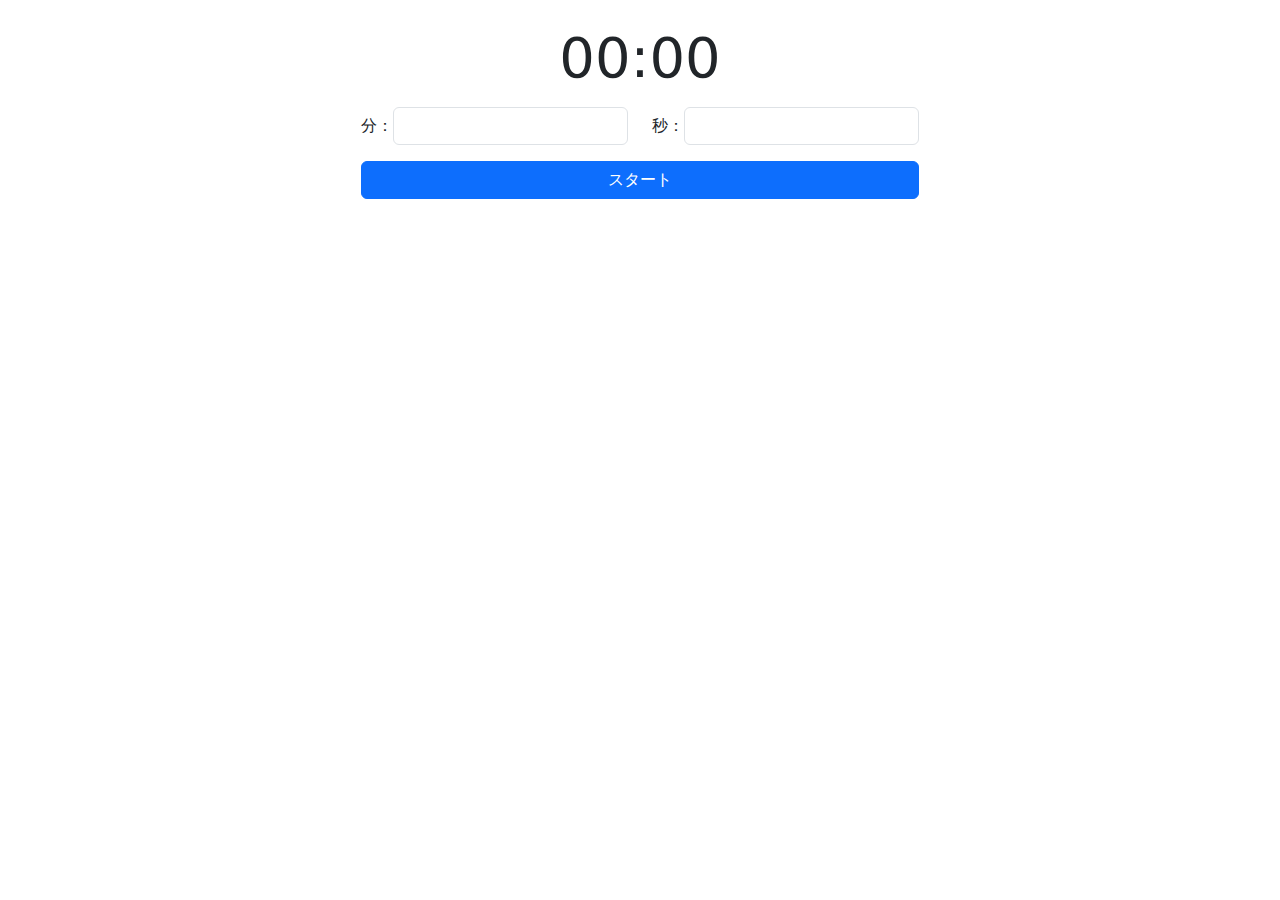
<file: java-course/Step02/05/kadai_debug_javascript/index.html>
<!DOCTYPE html>
<html lang="ja">

<head>
    <meta charset="UTF-8">
    <meta name="viewport" content="width=device-width, initial-scale=1.0">
    <title>タイマーアプリ</title>
    <link rel="stylesheet" href="https://cdn.jsdelivr.net/npm/bootstrap@5.3.0/dist/css/bootstrap.min.css">
    <style>
        .hidden {
            display: none;
        }
    </style>
</head>

<body class="container my-4 d-flex justify-content-center">
    <div class="text-center col-12 col-md-6">

        <!-- タイマー表示部分 -->
        <div>
            <span id="timer" class="display-4">00:00</span>
        </div>

        <!-- 入力フォーム -->
        <div id="inputForm" class="mt-3 hidden">
            <div class="row justify-content-center">
                <div class="col-6 d-flex align-items-center">
                    分：<input type="number" id="minutes" class="form-control" oninput="updateTimer()" min="0">
                </div>
                <div class="col-6 d-flex align-items-center">
                    秒：<input type="number" id="seconds" class="form-control" oninput="updateTimer()" min="0">
                </div>
            </div>
            <!-- エラーメッセージ -->
            <span id="error" class="hidden text-danger"></span>
        </div>

        <!-- ボタン -->
        <div class="mt-3">
            <button id="start" class="btn btn-primary mb-3 hidden w-100" onclick="startCountdown()">スタート</button>
            <div class="row justify-content-center">
                <div class="col-6">
                    <button id="pause" class="btn btn-info mb-3 hidden w-100" onclick="pauseCountdown()">一時停止</button>
                    <button id="resume" class="btn btn-info mb-3 hidden w-100" onclick="resumeCountdown()">再開</button>
                </div>
                <div class="col-6">
                    <button id="reset" class="btn btn-info mb-3 hidden w-100" onclick="resetCountdown()">リセット</i></button>
                </div>
            </div>
            <button id="setTime" class="btn btn-secondary mb-3 hidden w-100" onclick="setTimeMode()">設定</button>
            <button id="alertStop" class="btn btn-danger mt-5 hidden w-100 btn-lg rounded-pill" onclick="stopAlert()">アラート停止</button>
        </div>
    </div>

    <script>
        let countdownInterval;
        let alertInterval;
        let isPaused;

        // 入力フォームの値をタイマーに表示する関数
        function updateTimer() {
            let minutes = document.getElementById('minutes').value || 0;
            let seconds = document.getElementById('seconds').value || 0;

            // 入力フォームの値をチェック
            if (minutes < 0 || seconds < 0) {
                /* fix 制限時間の入力フォームにマイナスの値を入力しても、エラーメッセージが表示されない。
                errors → error に修正 */
                document.getElementById('error').innerText = "マイナスは入力できません";
                document.getElementById('error').classList.remove('hidden');
                return;
            }

            document.getElementById('error').classList.add('hidden');
            document.getElementById('timer').innerText = `${String(minutes).padStart(2, '0')}:${String(seconds).padStart(2, '0')}`;
        }

        // カウントダウンを開始する関数
        function startCountdown() {
            let minutes = document.getElementById('minutes').value || 0;
            let seconds = document.getElementById('seconds').value || 0;
            let timeLeft = (minutes * 60) + parseInt(seconds);
            setMode("progress");
            countdownInterval = setInterval(() => {
                if(!isPaused) {
                    timeLeft--;
                    if(timeLeft < 0) {
                        clearInterval(countdownInterval);
                        startAlert();
                    } else {
                        let m = Math.floor(timeLeft / 60);
                        let s = timeLeft % 60;
                        document.getElementById('timer').innerText = `${String(m).padStart(2, '0')}:${String(s).padStart(2, '0')}`;
                    }
                }
            }, 1000);
        }

        // カウントダウンを一時停止する関数
        function pauseCountdown() {
            isPaused = true;
            setMode("paused");
        }

        // カウントダウンを再開する関数
        function resumeCountdown() {
            isPaused = false;
            setMode("progress");
        }

        // カウントダウンをリセットする関数
        function resetCountdown() {
            clearInterval(countdownInterval);
            updateTimer();
            /* 「一時停止」ボタンをクリックして「リセット」ボタンをクリックした後、「スタート」ボタンをクリックすると、カウントダウンが開始しない。 
                isPausedをfalseに変更 */
            isPaused = false;
            setMode("restart");
        }

        // 時間設定モードに変更する関数
        function setTimeMode() {
            clearInterval(countdownInterval);
            setMode("setting");
        }

        // アラートを開始する関数
        function startAlert() {
            /* fix 「アラート停止」ボタンをクリックしても、アラートが停止しない。
                letを削除（定義済みのalertIntervalに値を設定するように修正） */
            alertInterval = setInterval(() => {
                document.body.style.backgroundColor = document.body.style.backgroundColor === 'red' ? 'white' : 'red';
            }, 1000);
            document.getElementById('alertStop').classList.remove('hidden')
        }

        // アラートを停止する関数
        function stopAlert() {
            clearInterval(alertInterval);
            document.body.style.backgroundColor = 'white';
            document.getElementById('alertStop').classList.add('hidden')
        }

        // HTML要素の表示を制御する関数
        function setMode(mode) {
            const modes = {
                setting: ["start", "inputForm"],
                progress: ["pause", "reset", "setTime"],
                paused: ["resume", "reset", "setTime"],
                restart: ["start", "setTime"],
            };

            // すべてのボタンと入力フォームを非表示にする
            const elements = document.querySelectorAll('#inputForm, #start, #pause, #resume, #reset, #setTime');
            elements.forEach(elem => elem.classList.add('hidden'));

            // 指定されたモードの要素だけを表示する
            const ids = modes[mode];
            ids.forEach(id => document.getElementById(id).classList.remove('hidden'));
        }

        // 初期状態をセット
        setMode("setting");
    </script>
</body>
</html>
</file>
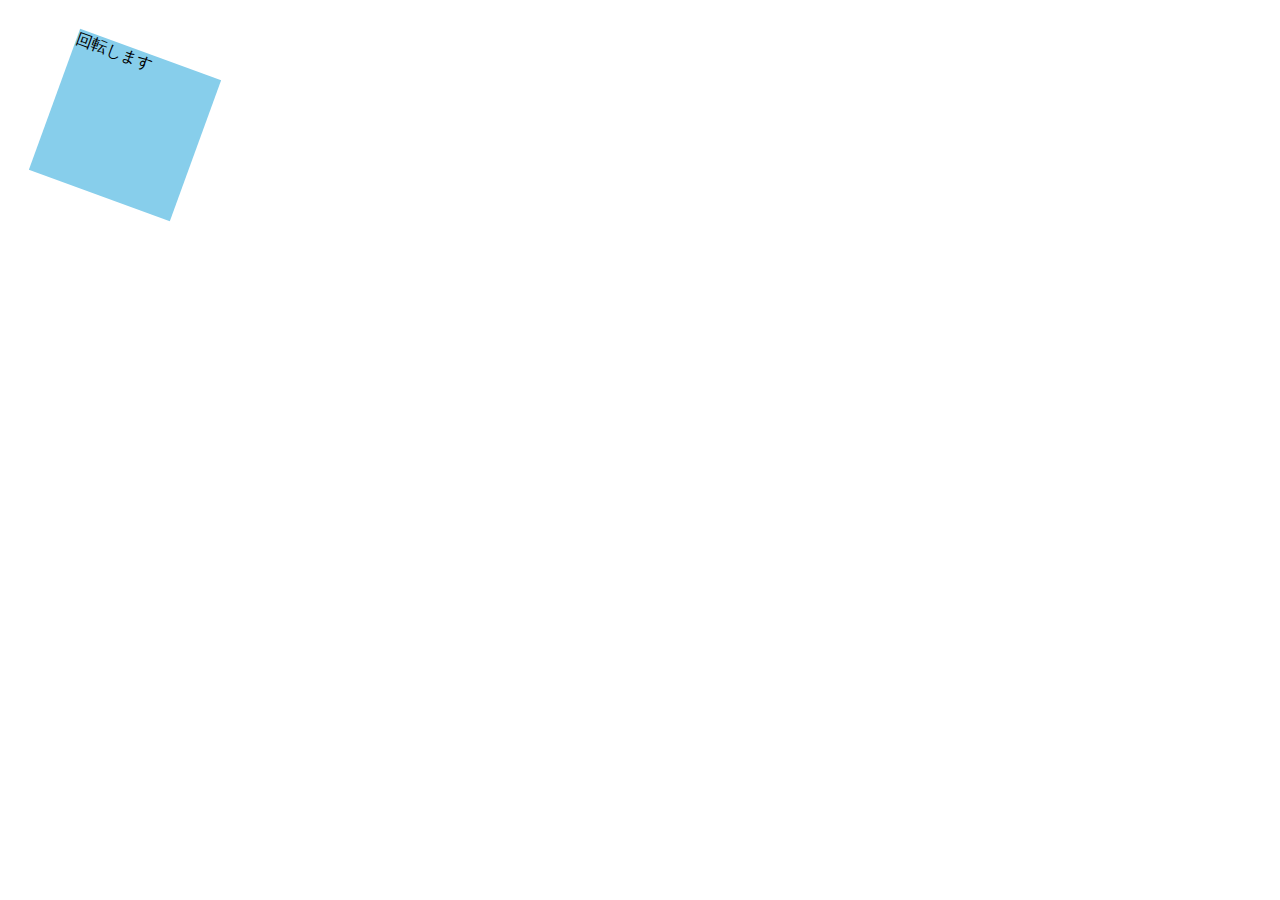
<file: kadai_mdn_css/mdn.html>
<!DOCTYPE html>
<html>

<head>
    <style>
        div {
            position: absolute;
            left: 50px;
            top: 50px;
            width: 150px;
            height: 150px;
            background-color: skyblue;
            transform:rotate(20deg);
        }
    </style>
</head>

<body>
    <div>
        回転します
    </div>

</body>

</html>
</file>
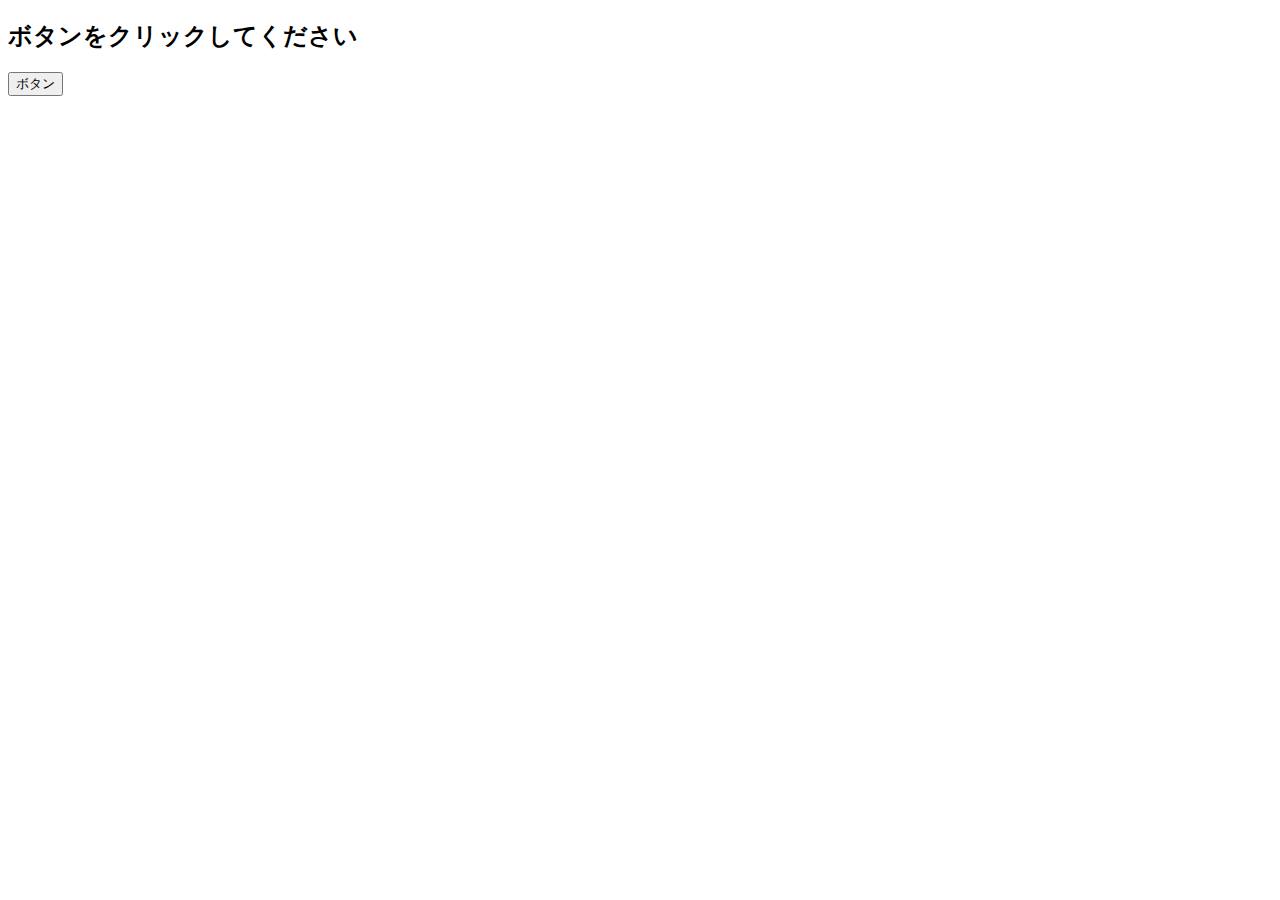
<file: java-course/Step02/04/kadai_020/event.html>
<!DOCTYPE html>
<html lang="ja">
<head>
  <title>JavaScriptの基礎を学ぼう_20章課題</title>                                 
  <meta charset="UTF-8">
</head>
<body>
  <h2 id="text">ボタンをクリックしてください</h2>
  <button id="btn">ボタン</button>
  <script src="event.js"></script>
</body>
</html>
</file>
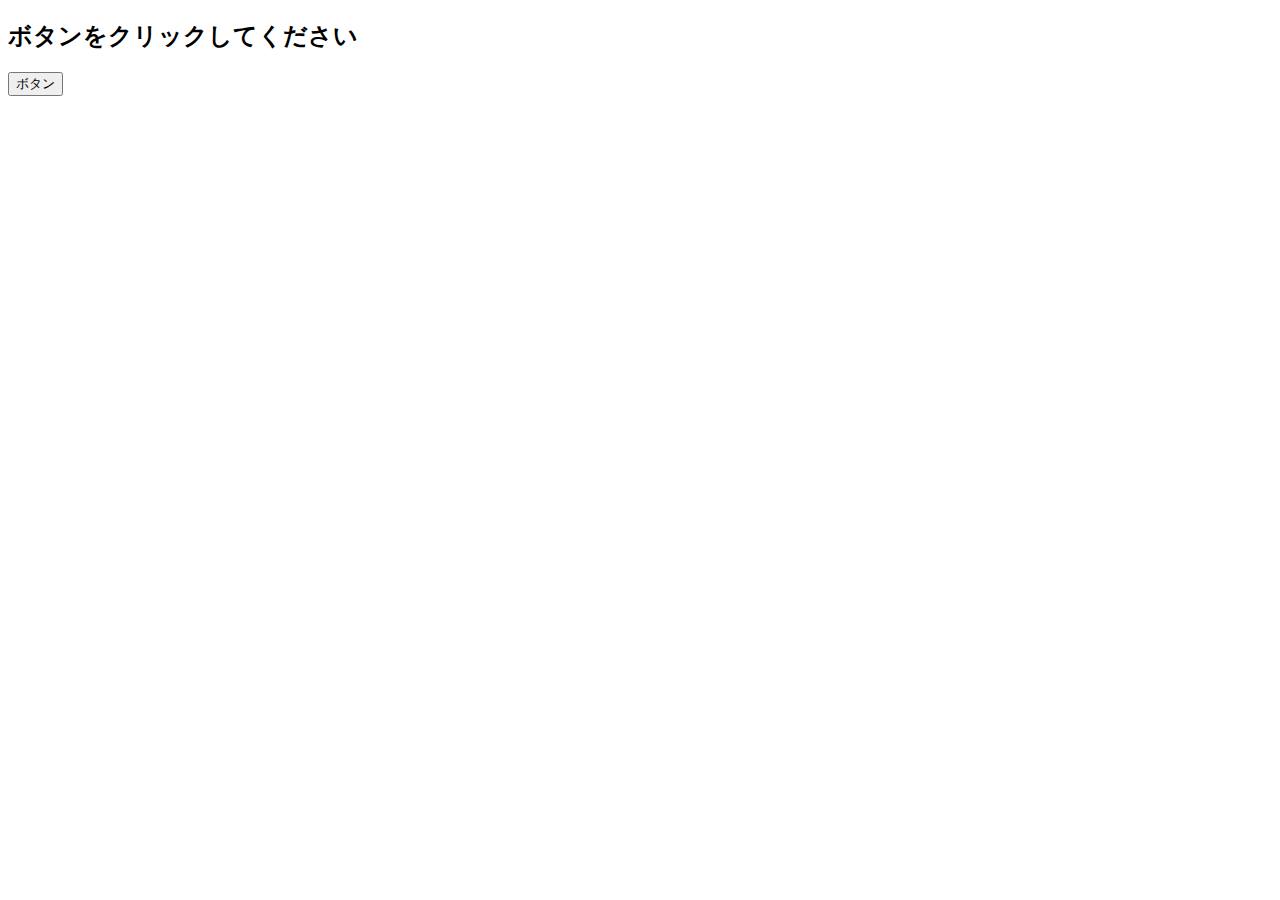
<file: java-course/Step02/04/kadai_021/event.html>
<!DOCTYPE html>
<html lang="ja">
<head>
  <title>JavaScriptの基礎を学ぼう_21章課題</title>                                 
  <meta charset="UTF-8">
</head>
<body>
  <h2 id="text">ボタンをクリックしてください</h2>
  <button id="btn">ボタン</button>
  <script src="event.js"></script>
</body>
</html>
</file>
